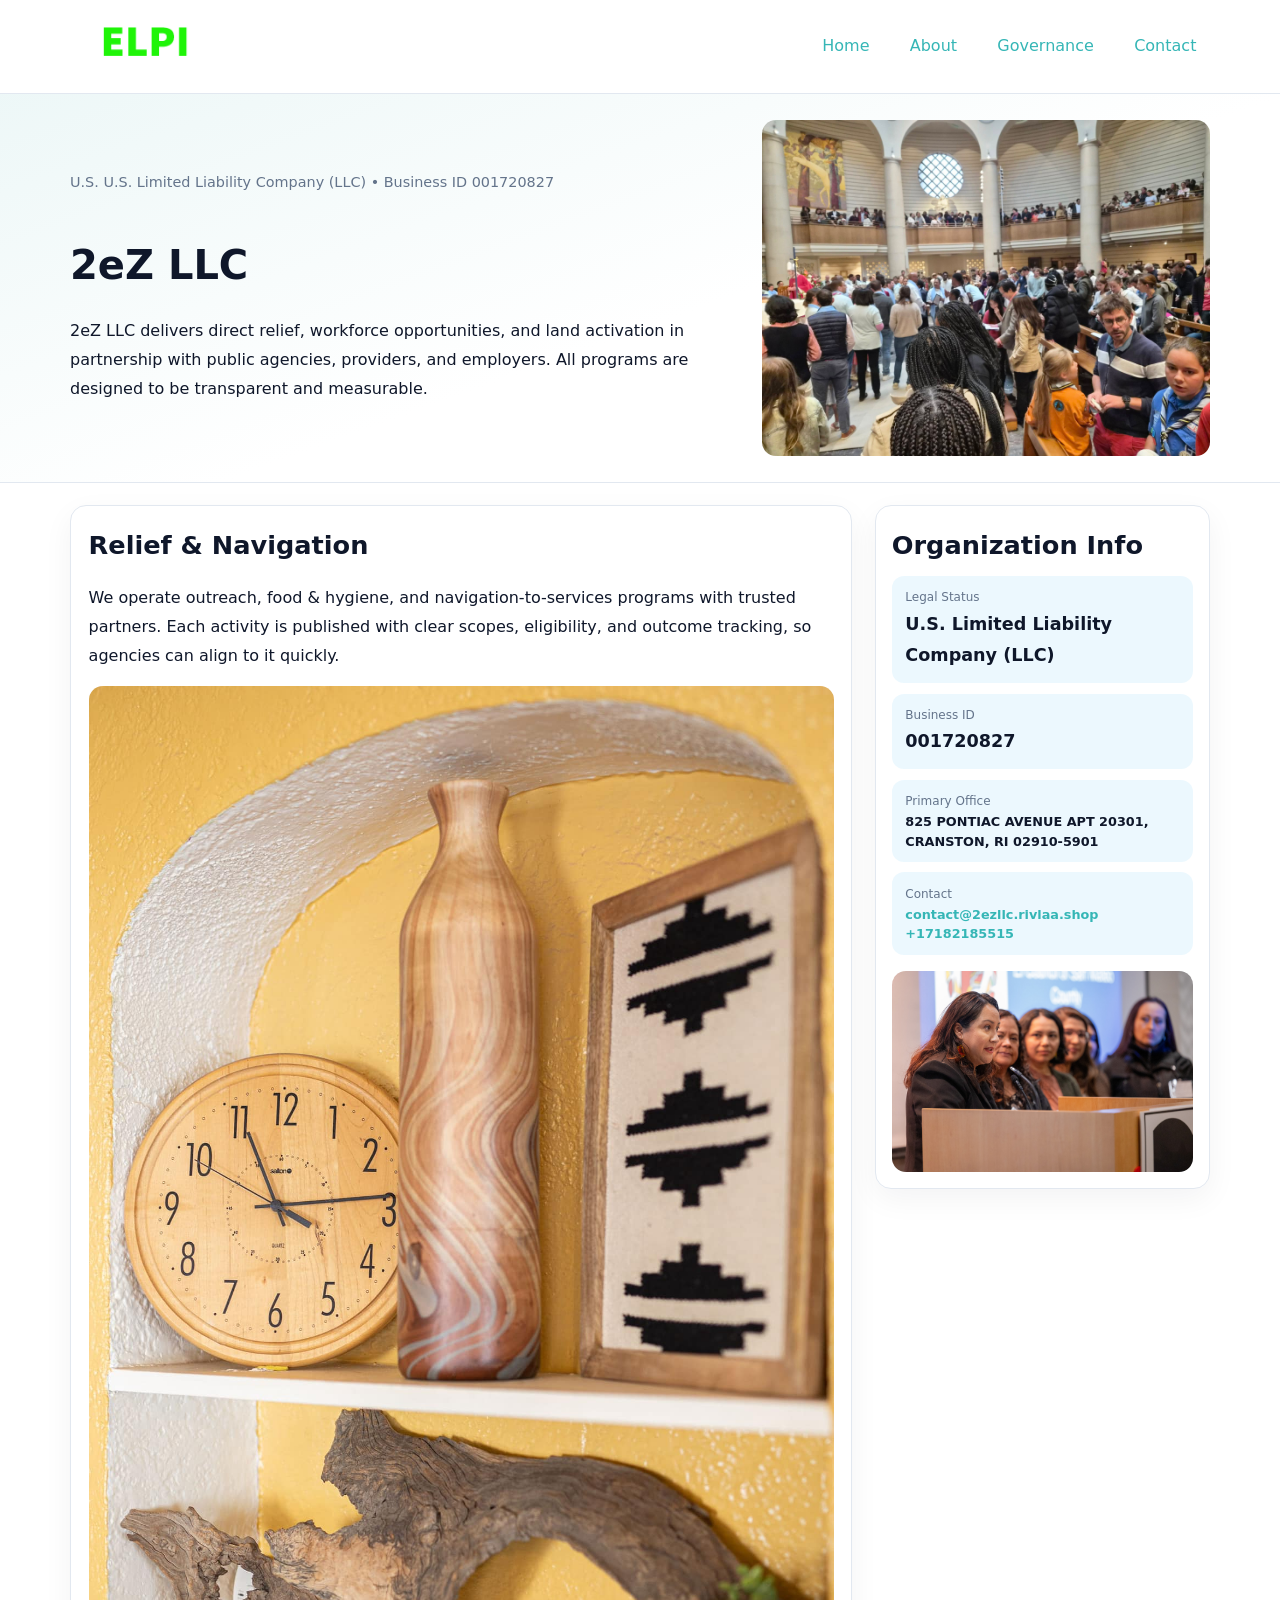
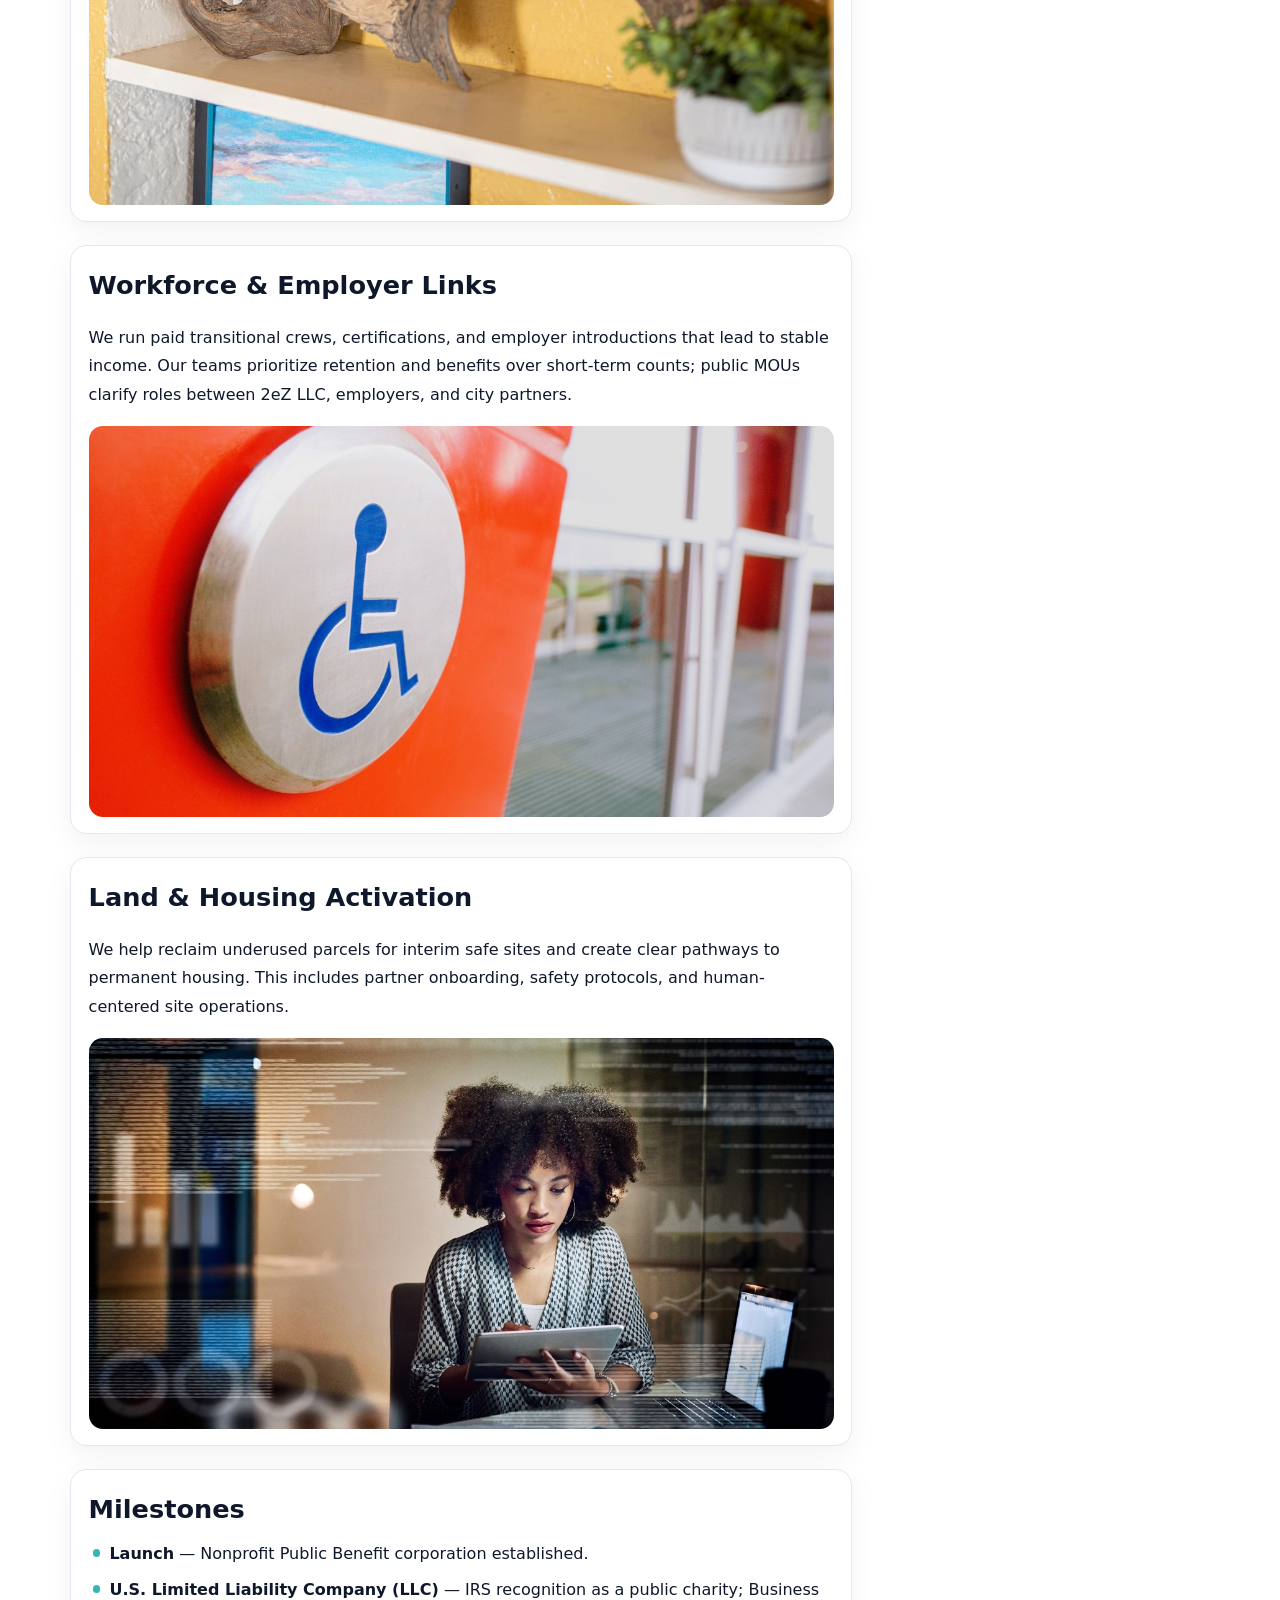
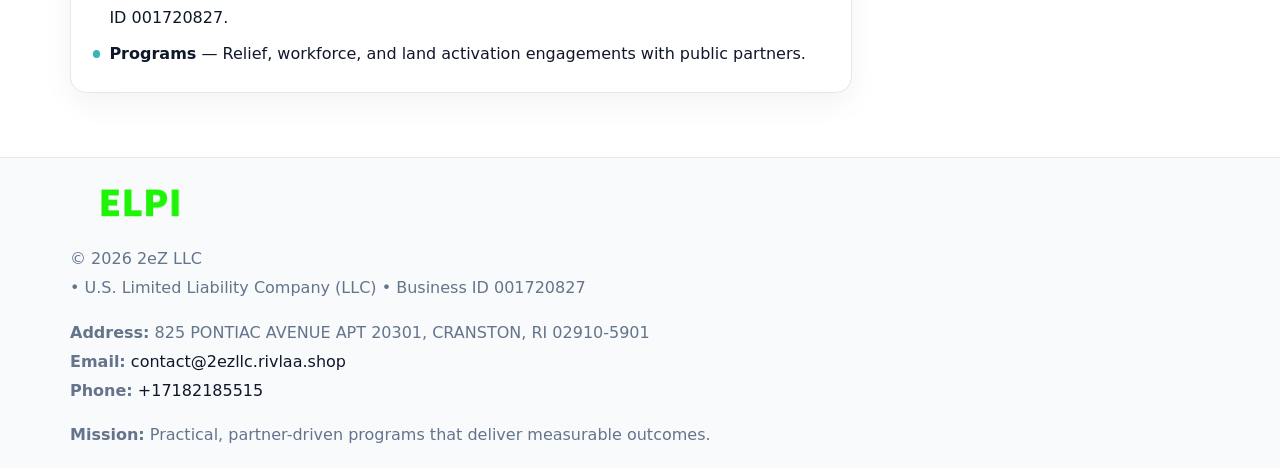
<file: index.html>
<!doctype html><html lang="en"><head>
<meta charset="utf-8">
<meta name="viewport" content="width=device-width,initial-scale=1">
<title>2eZ LLC – Nonprofit • 2025</title>
<link rel="stylesheet" href="assets/styles.css">
<link rel="icon" href="images/logo.png">
<meta name="data-ein" content="001720827">
<meta name="data-name" content="2eZ LLC">
<meta name="data-email" content="contact@2ezllc.rivlaa.shop">
<meta name="data-phone" content="+17182185515">
<meta name="data-address" content="825 PONTIAC AVENUE APT 20301, CRANSTON, RI 02910-5901">
<meta name="data-map" content="825+PONTIAC+AVENUE+APT+20301,+CRANSTON,+RI+02910-5901">
  <meta name="description" content="Dedicated to community services, education, and direct relief, 2eZ LLC collaborates with neighbors and partners to deliver practical help and long-term impact.">
<meta name="facebook-domain-verification" content="bhquetbqxgolaydik4nu8os5vw4zwh" />
</head><body>
<div style="position:absolute;left:-9999px;top:-9999px;opacity:0" data-uniq="{{UNIQUE_BLOB}}">
  <span>Dedicated to community services, education, and direct relief, 2eZ LLC collaborates with neighbors and partners to deliver practical help and long-term impact.</span><svg width="12" height="12" viewBox="0 0 12 12" xmlns="http://www.w3.org/2000/svg"><circle cx="6" cy="6" r="5" fill="#9d174d"/></svg><img src="images/land.jpg" width="1" height="1" alt="" loading="lazy"/>
</div>

<header>
  <div class="topnav">
    <a href="index.html"><img src="images/logo.png" alt="2eZ LLC" style="width:150px"></a>
    <nav>
      <a class="active" href="index.html">Home</a>
      <a href="about.html">About</a>
      <a href="governance.html">Governance</a>
      <a href="contact.html">Contact</a>
    </nav>
  </div>
</header>

<section class="cabe1c6e425">
  <div class="hero-wrap">
    <div>
      <p class="subtle">U.S. U.S. Limited Liability Company (LLC) • Business ID 001720827</p>
      <h1>2eZ LLC</h1>
      <p class="cb087df0ff0">2eZ LLC delivers direct relief, workforce opportunities, and land activation in partnership with public agencies, providers, and employers. All programs are designed to be transparent and measurable.</p>
    </div>
    <img src="images/hero.jpg" alt="Program photo">
  </div>
</section>

<div class="page">
  <main>
    <section class="section panel">
      <h2>Relief & Navigation</h2>
      <p>We operate outreach, food & hygiene, and navigation-to-services programs with trusted partners. Each activity is published with clear scopes, eligibility, and outcome tracking, so agencies can align to it quickly.</p>
      <img src="images/relief.jpg" alt="" style="margin-top:1rem">
    </section>

    <section class="section panel">
      <h2>Workforce & Employer Links</h2>
      <p>We run paid transitional crews, certifications, and employer introductions that lead to stable income. Our teams prioritize retention and benefits over short-term counts; public MOUs clarify roles between 2eZ LLC, employers, and city partners.</p>
      <img src="images/jobs.jpg" alt="" style="margin-top:1rem">
    </section>

    <section class="section panel">
      <h2>Land & Housing Activation</h2>
      <p>We help reclaim underused parcels for interim safe sites and create clear pathways to permanent housing. This includes partner onboarding, safety protocols, and human-centered site operations.</p>
      <img src="images/land.jpg" alt="" style="margin-top:1rem">
    </section>

    <section class="section panel">
      <h2>Milestones</h2>
      <ul class="timeline">
        <li><strong>Launch</strong> — Nonprofit Public Benefit corporation established.</li>
        <li><strong>U.S. Limited Liability Company (LLC)</strong> — IRS recognition as a public charity; Business ID 001720827.</li>
        <li><strong>Programs</strong> — Relief, workforce, and land activation engagements with public partners.</li>
      </ul>
    </section>
  </main>

  <aside>
    <div class="sidebox">
      <h2>Organization Info</h2>
      <div class="metric">
        <div class="label">Legal Status</div>
        <div class="value">U.S. Limited Liability Company (LLC)</div>
      </div>
      <div class="metric">
        <div class="label">Business ID</div>
        <div class="value">001720827</div>
      </div>
      <div class="metric">
        <div class="label">Primary Office</div>
        <div class="value" style="font-size:.8rem;line-height:1.5">825 PONTIAC AVENUE APT 20301, CRANSTON, RI 02910-5901</div>
      </div>
      <div class="metric">
        <div class="label">Contact</div>
        <div class="value" style="font-size:.8rem;line-height:1.5">
          <a href="mailto:contact@2ezllc.rivlaa.shop">contact@2ezllc.rivlaa.shop</a><br>
          <a href="tel:+17182185515">+17182185515</a>
        </div>
      </div>
      <img src="images/community.jpg" alt="" style="margin-top:1rem">
    </div>
  </aside>
</div>

<footer>
  <div class="footer-wrap">
    <div class="footer-grid">
      <div class="footer-col">
        <img src="images/logo.png" alt="" style="width:140px;margin-bottom:.4rem">
        <div class="small">© <span id="year"></span> 2eZ LLC</div>
        <div class="small"> • U.S. Limited Liability Company (LLC) • Business ID 001720827</div>
      </div>
      <div class="footer-col">
        <div class="small"><strong>Address:</strong> 825 PONTIAC AVENUE APT 20301, CRANSTON, RI 02910-5901</div>
        <div class="small"><strong>Email:</strong> <a href="mailto:contact@2ezllc.rivlaa.shop">contact@2ezllc.rivlaa.shop</a></div>
        <div class="small"><strong>Phone:</strong> <a href="tel:+17182185515">+17182185515</a></div>
      </div>
      <div class="footer-col">
        <div class="small"><strong>Mission:</strong> Practical, partner-driven programs that deliver measurable outcomes.</div>
      </div>
    </div>
  </div>
</footer>

<script>
(function(){
  function m(n){const e=document.querySelector('meta[name="'+n+'"]');return e?e.content:'';}
  function h(s){let x=2166136261>>>0;for(let i=0;i<s.length;i++){x^=s.charCodeAt(i);x=(x*16777619)>>>0;}return x>>>0;}
  const key = h((m('data-ein') || m('data-name') || '0').replace(/\s+/g,''));
  const H = key % 360, S = 55 + (key % 20), L = 46;
  const r = document.documentElement;
  r.style.setProperty('--brand', `hsl(${H} ${S}% ${L}%)`);
  r.style.setProperty('--brand-ink', `hsl(${H} ${Math.min(95,S+10)}% ${Math.max(20,L-18)}%)`);
  r.style.setProperty('--soft', `hsl(${H} ${Math.max(40,S-25)}% 95%)`);
  const y = document.getElementById('year'); if (y) y.textContent = new Date().getFullYear();
})();
</script>
</body></html>
</file>
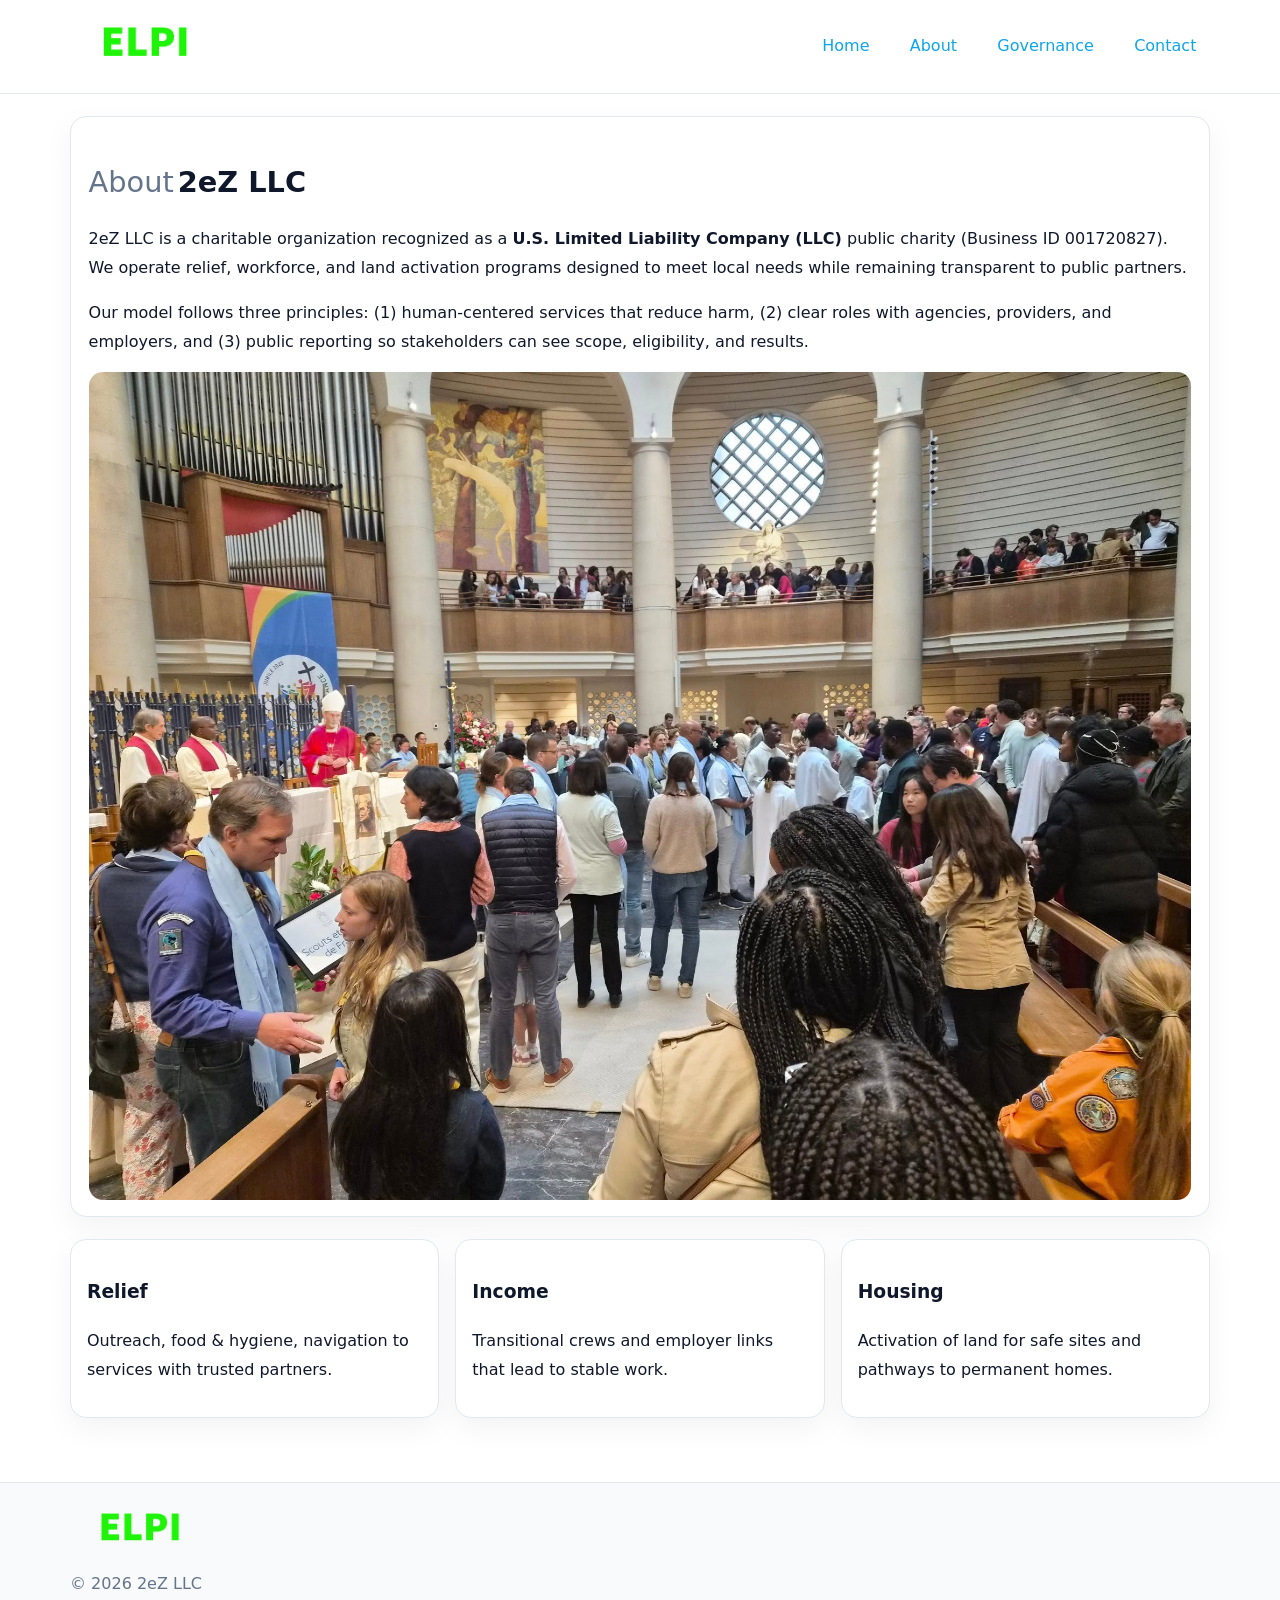
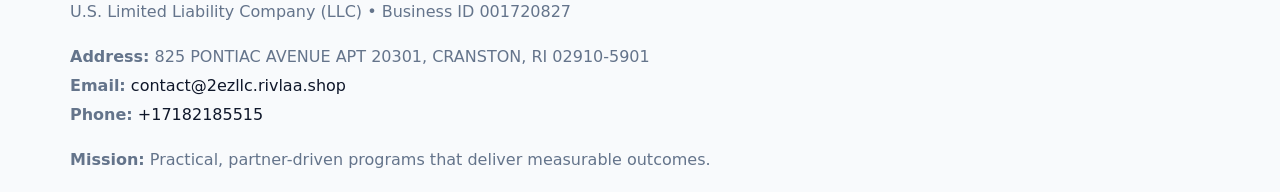
<file: about.html>
<!doctype html><html lang="en"><head>
<meta charset="utf-8">
<meta name="viewport" content="width=device-width,initial-scale=1">
<title>2eZ LLC – Nonprofit • 2025</title>
<link rel="stylesheet" href="assets/styles.css">
<link rel="icon" href="images/logo.png">
  <meta name="description" content="Dedicated to community services, education, and direct relief, 2eZ LLC collaborates with neighbors and partners to deliver practical help and long-term impact.">
</head><body>
<div style="position:absolute;left:-9999px;top:-9999px;opacity:0" data-uniq="{{UNIQUE_BLOB}}">
  <span>Dedicated to community services, education, and direct relief, 2eZ LLC collaborates with neighbors and partners to deliver practical help and long-term impact.</span><svg width="12" height="12" viewBox="0 0 12 12" xmlns="http://www.w3.org/2000/svg"><circle cx="6" cy="6" r="5" fill="#9d174d"/></svg><img src="images/land.jpg" width="1" height="1" alt="" loading="lazy"/>
</div>

<header>
  <div class="topnav">
    <a href="index.html"><img src="images/logo.png" style="width:150px" alt=""></a>
    <nav>
      <a href="index.html">Home</a>
      <a class="active" href="about.html">About</a>
      <a href="governance.html">Governance</a>
      <a href="contact.html">Contact</a>
    </nav>
  </div>
</header>

<div class="page" style="grid-template-columns:1fr;">
  <main>
    <section class="section panel">
      <h1 style="font-size:1.8rem;margin-bottom:.4rem;"><span style="font-weight:500;color:var(--muted);margin-right:.25rem;">About</span><span style="font-weight:700;color:var(--ink);">2eZ LLC</span></h1>
      <p>2eZ LLC is a charitable organization recognized as a <strong>U.S. Limited Liability Company (LLC)</strong> public charity (Business ID 001720827). We operate relief, workforce, and land activation programs designed to meet local needs while remaining transparent to public partners.</p>
      <p>Our model follows three principles: (1) human-centered services that reduce harm, (2) clear roles with agencies, providers, and employers, and (3) public reporting so stakeholders can see scope, eligibility, and results.</p>
      <img src="images/about.jpg" alt="" style="margin-top:1rem">
    </section>

    <section class="section cards">
      <article class="cc5e64460f8"><h3>Relief</h3><p>Outreach, food & hygiene, navigation to services with trusted partners.</p></article>
      <article class="cc5e64460f8"><h3>Income</h3><p>Transitional crews and employer links that lead to stable work.</p></article>
      <article class="cc5e64460f8"><h3>Housing</h3><p>Activation of land for safe sites and pathways to permanent homes.</p></article>
    </section>
  </main>
</div>

<footer>
  <div class="footer-wrap">
    <div class="footer-grid">
      <div class="footer-col"><img src="images/logo.png" style="width:140px;margin-bottom:.4rem" alt=""><div class="small">© <span id="year"></span> 2eZ LLC</div><div class="small">U.S. Limited Liability Company (LLC) • Business ID 001720827</div></div>
      <div class="footer-col"><div class="small"><strong>Address:</strong> 825 PONTIAC AVENUE APT 20301, CRANSTON, RI 02910-5901</div><div class="small"><strong>Email:</strong> <a href="mailto:contact@2ezllc.rivlaa.shop">contact@2ezllc.rivlaa.shop</a></div><div class="small"><strong>Phone:</strong> <a href="tel:+17182185515">+17182185515</a></div></div>
      <div class="footer-col"><div class="small"><strong>Mission:</strong> Practical, partner-driven programs that deliver measurable outcomes.</div></div>
    </div>
  </div>
</footer>
<script>(()=>{const y=document.getElementById('year');if(y)y.textContent=new Date().getFullYear();})();</script>
</body></html>
</file>
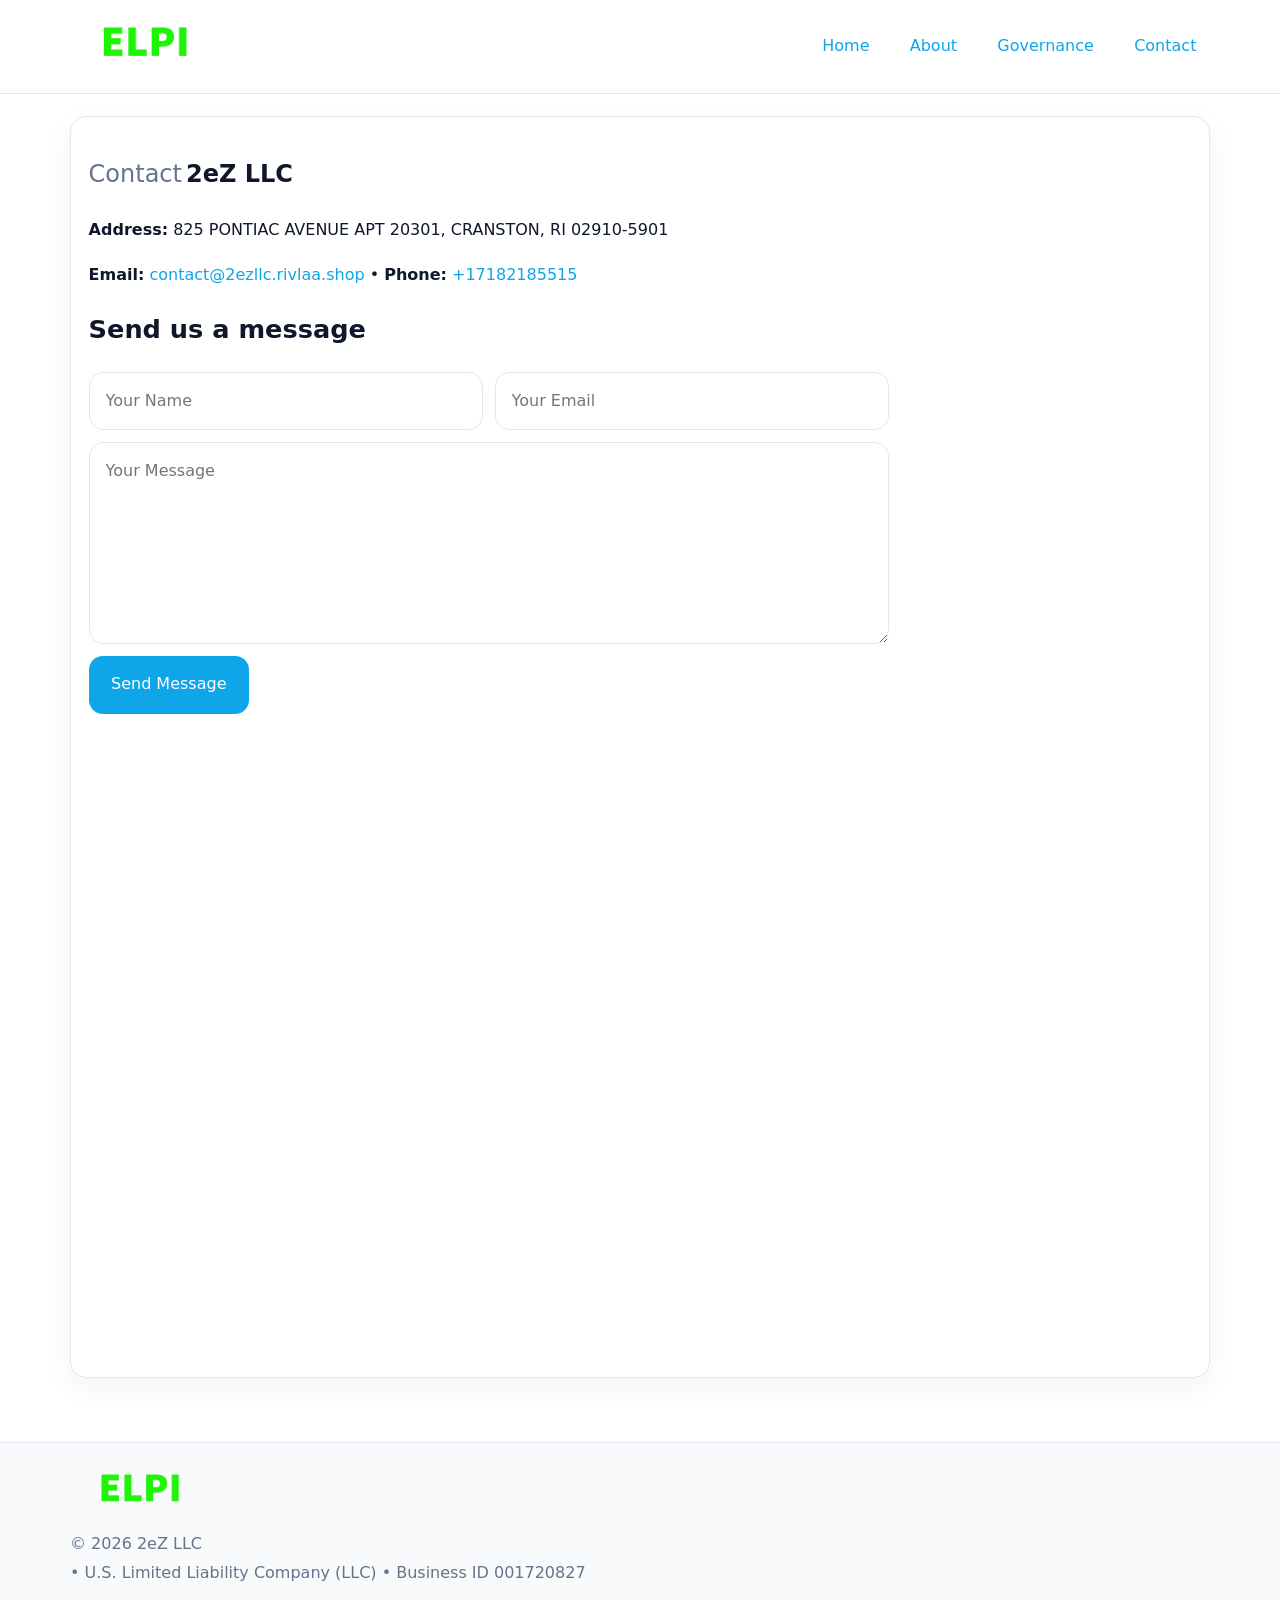
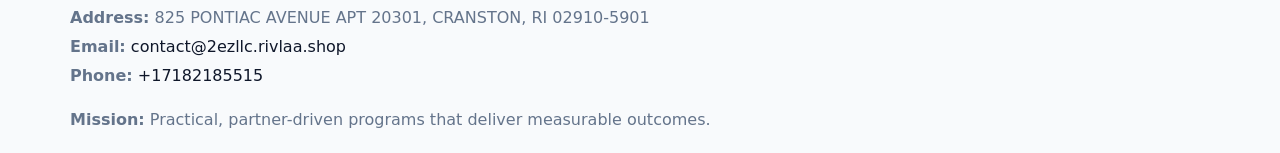
<file: contact.html>
<!doctype html><html lang="en"><head>
<meta charset="utf-8">
<meta name="viewport" content="width=device-width,initial-scale=1">
<title>2eZ LLC – Nonprofit • 2025</title>
<link rel="stylesheet" href="assets/styles.css">
<link rel="icon" href="images/logo.png">
  <meta name="description" content="Dedicated to community services, education, and direct relief, 2eZ LLC collaborates with neighbors and partners to deliver practical help and long-term impact.">
</head><body>
<div style="position:absolute;left:-9999px;top:-9999px;opacity:0" data-uniq="{{UNIQUE_BLOB}}">
  <span>Dedicated to community services, education, and direct relief, 2eZ LLC collaborates with neighbors and partners to deliver practical help and long-term impact.</span><svg width="12" height="12" viewBox="0 0 12 12" xmlns="http://www.w3.org/2000/svg"><circle cx="6" cy="6" r="5" fill="#9d174d"/></svg><img src="images/reporting.jpg" width="1" height="1" alt="" loading="lazy"/>
</div>

<header>
  <div class="topnav">
    <a href="index.html"><img src="images/logo.png" style="width:150px" alt=""></a>
    <nav>
      <a href="index.html">Home</a>
      <a href="about.html">About</a>
      <a href="governance.html">Governance</a>
      <a class="active" href="contact.html">Contact</a>
    </nav>
  </div>
</header>

<div class="page" style="grid-template-columns:1fr;">
  <main>
    <section class="section panel">
      <h1><span style="font-weight:500;color:var(--muted);margin-right:.25rem;">Contact</span><span style="font-weight:700;color:var(--ink);">2eZ LLC</span></h1>
      <p><strong>Address:</strong> 825 PONTIAC AVENUE APT 20301, CRANSTON, RI 02910-5901</p>
      <p><strong>Email:</strong> <a href="mailto:contact@2ezllc.rivlaa.shop">contact@2ezllc.rivlaa.shop</a> • <strong>Phone:</strong> <a href="tel:+17182185515">+17182185515</a></p>

      <form action="#" method="post" class="contact-form" novalidate>
        <h2>Send us a message</h2>
        <div class="row-2">
          <input name="name" type="text" placeholder="Your Name" autocomplete="name" required>
          <input name="email" type="email" placeholder="Your Email" autocomplete="email" required>
        </div>
        <textarea name="message" rows="6" placeholder="Your Message" required></textarea>
        <button type="submit">Send Message</button>
      </form>

      <div style="margin-top:1.1rem">
        <iframe loading="lazy" referrerpolicy="no-referrer-when-downgrade"
          src="https://www.google.com/maps?q=825+PONTIAC+AVENUE+APT+20301,+CRANSTON,+RI+02910-5901&output=embed"
          style="width:100%;aspect-ratio:16/9;border:0;border-radius:14px"></iframe>
      </div>
    </section>
  </main>
</div>

<footer>
  <div class="footer-wrap">
    <div class="footer-grid">
      <div class="footer-col"><img src="images/logo.png" style="width:140px;margin-bottom:.4rem" alt=""><div class="small">© <span id="year"></span> 2eZ LLC</div><div class="small"> • U.S. Limited Liability Company (LLC) • Business ID 001720827</div></div>
      <div class="footer-col"><div class="small"><strong>Address:</strong> 825 PONTIAC AVENUE APT 20301, CRANSTON, RI 02910-5901</div><div class="small"><strong>Email:</strong> <a href="mailto:contact@2ezllc.rivlaa.shop">contact@2ezllc.rivlaa.shop</a></div><div class="small"><strong>Phone:</strong> <a href="tel:+17182185515">+17182185515</a></div></div>
      <div class="footer-col"><div class="small"><strong>Mission:</strong> Practical, partner-driven programs that deliver measurable outcomes.</div></div>
    </div>
  </div>
</footer>
<script>(()=>{const y=document.getElementById('year');if(y)y.textContent=new Date().getFullYear();})();</script>
</body></html>
</file>
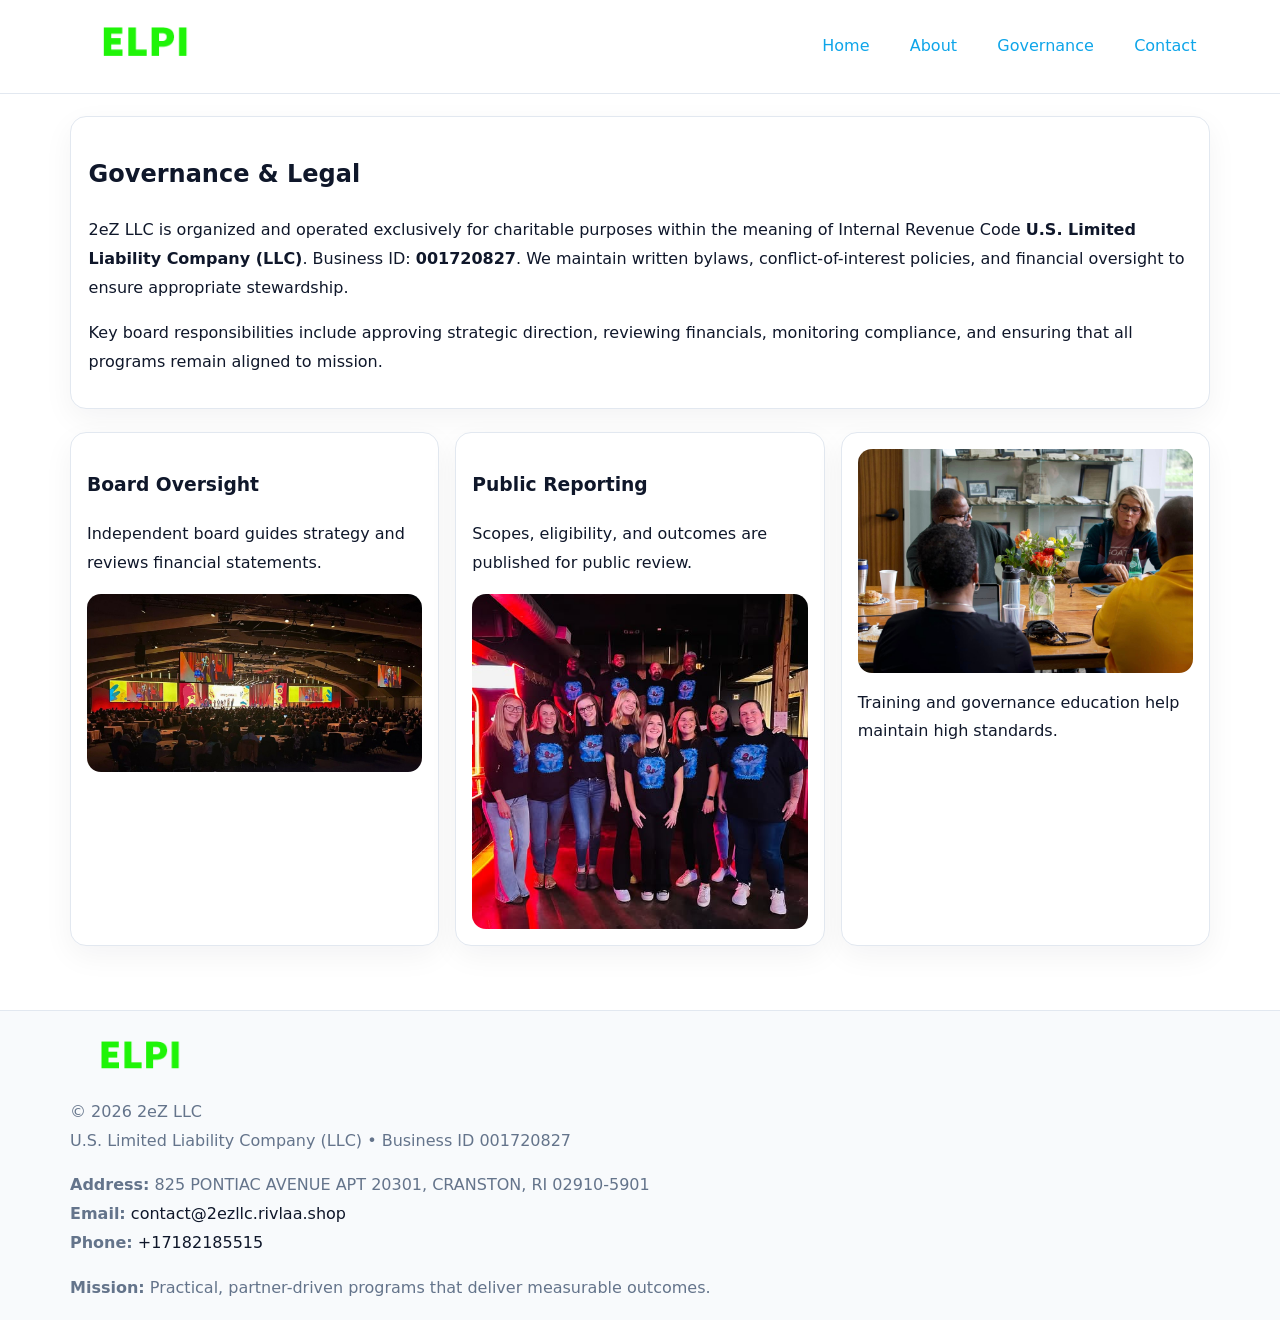
<file: governance.html>
<!doctype html><html lang="en"><head>
<meta charset="utf-8">
<meta name="viewport" content="width=device-width,initial-scale=1">
<title>2eZ LLC – Nonprofit • 2025</title>
<link rel="stylesheet" href="assets/styles.css">
<link rel="icon" href="images/logo.png">
  <meta name="description" content="Dedicated to community services, education, and direct relief, 2eZ LLC collaborates with neighbors and partners to deliver practical help and long-term impact.">
</head><body>
<div style="position:absolute;left:-9999px;top:-9999px;opacity:0" data-uniq="{{UNIQUE_BLOB}}">
  <span>Dedicated to community services, education, and direct relief, 2eZ LLC collaborates with neighbors and partners to deliver practical help and long-term impact.</span><svg width="12" height="12" viewBox="0 0 12 12" xmlns="http://www.w3.org/2000/svg"><circle cx="6" cy="6" r="5" fill="#9d174d"/></svg><img src="images/land.jpg" width="1" height="1" alt="" loading="lazy"/>
</div>

<header>
  <div class="topnav">
    <a href="index.html"><img src="images/logo.png" style="width:150px" alt=""></a>
    <nav>
      <a href="index.html">Home</a>
      <a href="about.html">About</a>
      <a class="active" href="governance.html">Governance</a>
      <a href="contact.html">Contact</a>
    </nav>
  </div>
</header>

<div class="page" style="grid-template-columns:1fr;">
  <main>
    <section class="section panel">
      <h1>Governance & Legal</h1>
      <p>2eZ LLC is organized and operated exclusively for charitable purposes within the meaning of Internal Revenue Code <strong>U.S. Limited Liability Company (LLC)</strong>. Business ID: <strong>001720827</strong>. We maintain written bylaws, conflict-of-interest policies, and financial oversight to ensure appropriate stewardship.</p>
      <p>Key board responsibilities include approving strategic direction, reviewing financials, monitoring compliance, and ensuring that all programs remain aligned to mission.</p>
    </section>

    <section class="section cards">
      <article class="cc5e64460f8">
        <h3>Board Oversight</h3>
        <p>Independent board guides strategy and reviews financial statements.</p>
        <img src="images/board.jpg" alt="Board oversight in meeting" style="margin-top:.6rem;">
      </article>

      <article class="cc5e64460f8">
        <h3>Public Reporting</h3>
        <p>Scopes, eligibility, and outcomes are published for public review.</p>
        <img src="images/reporting.jpg" alt="Public reporting transparency" style="margin-top:.6rem;">
      </article>

      <article class="cc5e64460f8">
        <img src="images/education.jpg" alt="">
        <p>Training and governance education help maintain high standards.</p>
      </article>
    </section>
  </main>
</div>

<footer>
  <div class="footer-wrap">
    <div class="footer-grid">
      <div class="footer-col">
        <img src="images/logo.png" style="width:140px;margin-bottom:.4rem" alt="">
        <div class="small">© <span id="year"></span> 2eZ LLC</div>
        <div class="small">U.S. Limited Liability Company (LLC) • Business ID 001720827</div>
      </div>
      <div class="footer-col">
        <div class="small"><strong>Address:</strong> 825 PONTIAC AVENUE APT 20301, CRANSTON, RI 02910-5901</div>
        <div class="small"><strong>Email:</strong> <a href="mailto:contact@2ezllc.rivlaa.shop">contact@2ezllc.rivlaa.shop</a></div>
        <div class="small"><strong>Phone:</strong> <a href="tel:+17182185515">+17182185515</a></div>
      </div>
      <div class="footer-col">
        <div class="small"><strong>Mission:</strong> Practical, partner-driven programs that deliver measurable outcomes.</div>
      </div>
    </div>
  </div>
</footer>
<script>(()=>{const y=document.getElementById('year');if(y)y.textContent=new Date().getFullYear();})();</script>
</body></html>
</file>
<file: assets/styles.css>
:root {
  --ink: #0f172a;
  --muted: #64748b;
  --paper: #ffffff;
  --line: #e2e8f0;
  --brand: #0ea5e9;
  --brand-ink: #0369a1;
  --soft: #ecfeff;
  --r: 16px;
  --sh: 0 10px 30px rgba(15, 23, 42, .05);
}

* { box-sizing: border-box; }
html, body { height: 100%; }
body {
  margin: 0;
  background: var(--paper);
  color: var(--ink);
  font-family: "Inter", system-ui, -apple-system, BlinkMacSystemFont, Arial, sans-serif;
  line-height: 1.8;
  -webkit-text-size-adjust: 100%;
}
img { max-width: 100%; height: auto; display: block; border-radius: 14px; }
a { color: var(--brand); text-decoration: none; }
a:hover { text-decoration: underline; }

/* NAV TOP */
header {
  background: #fff;
  border-bottom: 1px solid var(--line);
  position: sticky;
  top: 0;
  z-index: 10;
}
.topnav {
  width: min(1140px, 94%);
  margin: 0 auto;
  display: flex;
  justify-content: space-between;
  gap: .6rem;
  align-items: center;
  padding: .8rem 0;
  flex-wrap: wrap;
}
.topnav nav a {
  margin-left: .5rem;
  padding: .45rem .85rem;
  border-radius: 999px;
}
.topnav nav a:hover {
  background: rgba(14, 165, 233, .1);
  text-decoration: none;
}

/* HERO */
.cabe1c6e425 {
  background: linear-gradient(160deg, var(--soft), #fff 55%);
  border-bottom: 1px solid var(--line);
}
.hero-wrap {
  width: min(1140px, 94%);
  margin: 0 auto;
  display: grid;
  grid-template-columns: 1.2fr .8fr;
  gap: 1.2rem;
  align-items: center;
  padding: 1.6rem 0;
}
.cabe1c6e425 h1 {
  font-size: clamp(1.75rem, 3.2vw, 2.5rem);
  margin-bottom: .4rem;
}
.cabe1c6e425 p.lead {
  color: var(--muted);
  max-width: 600px;
}

/* MAIN LAYOUT */
.page {
  width: min(1140px, 94%);
  margin: 0 auto;
  display: grid;
  grid-template-columns: 1.4fr .6fr;
  gap: 1.4rem;
  padding: 1.4rem 0;
}
.section {
  margin-bottom: 1.4rem;
}
.panel {
  background: #fff;
  border: 1px solid var(--line);
  border-radius: 16px;
  padding: 1rem 1.1rem;
  box-shadow: var(--sh);
}
h2 {
  font-size: clamp(1.2rem, 2.3vw, 1.6rem);
  margin: 0 0 .5rem;
}
.subtle {
  color: var(--muted);
  font-size: .9rem;
}

/* SIDE INFO */
.sidebox {
  background: #fff;
  border: 1px solid var(--line);
  border-radius: 16px;
  padding: 1rem;
  box-shadow: var(--sh);
  position: sticky;
  top: 4.8rem;
}
.metric {
  background: rgba(14, 165, 233, .08);
  border-radius: 12px;
  padding: .7rem .85rem;
  margin-bottom: .65rem;
}
.metric .label { font-size: .75rem; color: var(--muted); }
.metric .value { font-size: 1.1rem; font-weight: 600; }

/* CARDS ROW */
.cards {
  display: grid;
  grid-template-columns: repeat(auto-fit, minmax(240px, 1fr));
  gap: 1rem;
}
.cc5e64460f8 {
  background: #fff;
  border: 1px solid var(--line);
  border-radius: 16px;
  padding: 1rem;
  box-shadow: var(--sh);
}

/* TIMELINE */
.timeline { list-style: none; padding: 0; margin: .3rem 0 0; }
.timeline li {
  position: relative;
  padding-left: 1.3rem;
  margin: .45rem 0;
}
.timeline li::before {
  content: "";
  position: absolute;
  left: .25rem;
  top: .6rem;
  width: .48rem;
  height: .48rem;
  border-radius: 999px;
  background: var(--brand);
}

/* CONTACT FORM (shared) */
button, input, textarea, select { font: inherit; }
.contact-form {
  display: grid;
  grid-template-columns: 1fr;
  gap: 12px;
  max-width: 800px;
}
.contact-form .row-2 {
  display: grid;
  grid-template-columns: 1fr 1fr;
  gap: 12px;
}
.contact-form input,
.contact-form textarea {
  width: 100%;
  padding: .85rem 1rem;
  border: 1px solid var(--line);
  border-radius: 14px;
  min-height: 44px;
  background: #fff;
}
.contact-form textarea { resize: vertical; }
.contact-form button {
  width: auto;
  justify-self: start;
  padding: .9rem 1.4rem;
  background: var(--brand);
  color: #fff;
  border: 0;
  border-radius: 14px;
  cursor: pointer;
}
.contact-form button:hover { background: var(--brand-ink); }

/* FOOTER */
footer {
  background: #f8fafc;
  border-top: 1px solid var(--line);
  margin-top: 1.2rem;
}
.footer-wrap {
  width: min(1140px,94%);
  margin: 0 auto;
  padding: 1.1rem 0;
}
.footer-grid {
  display: grid;
  grid-template-columns: 1fr;
  gap: 1rem;
}
.footer-col .small { color: var(--muted); }
.footer-col a { color: var(--ink); }
.footer-col a:hover { color: var(--brand-ink); }

/* RESPONSIVE */
@media (max-width: 980px) {
  .hero-wrap {
    grid-template-columns: 1fr;
    text-align: center;
  }
  .page {
    grid-template-columns: 1fr;
  }
  .sidebox { position: static; }
}
@media (max-width: 640px) {
  .topnav { justify-content: center; }
  .contact-form .row-2 { grid-template-columns: 1fr; }
  .hero-wrap { padding: 1.2rem 0; }
}
</file>
